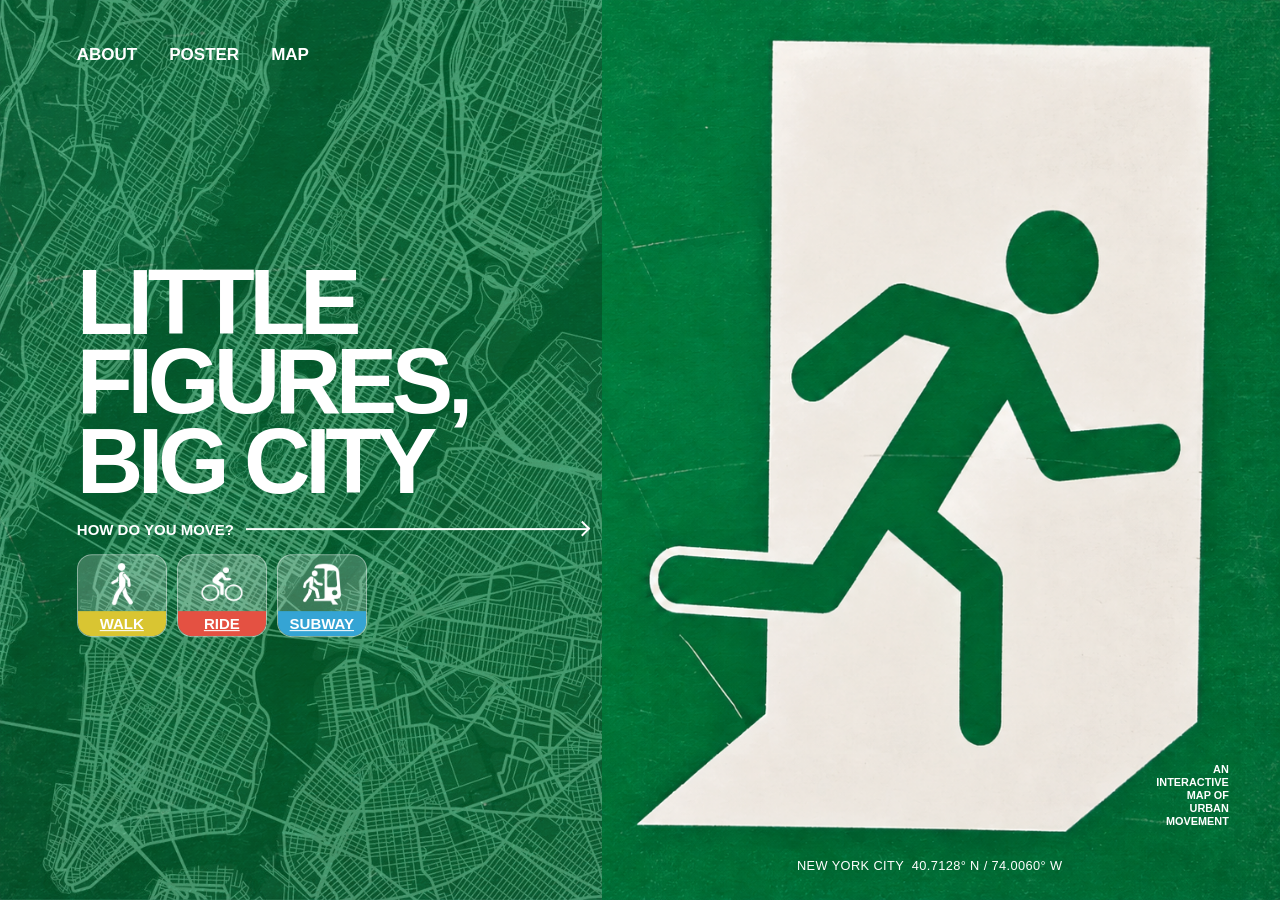
<file: index.html>
<!DOCTYPE html>
<html lang="en">
<head>
  <meta charset="UTF-8">
  <meta name="viewport" content="width=device-width, initial-scale=1">
  <title>Little Figures, Big City</title>
  <link rel="stylesheet" href="style.css">
</head>

<body>
  <main class="page" id="home">

    <img class="runner-photo" src="images/runner.png" alt="">
    <img class="map-overlay" src="images/nyc-map.jpg" alt="">

    <nav class="top-nav">
      <a href="about.html">ABOUT</a>
      <a href="poster.html">POSTER</a>
      <a href="map.html">MAP</a>
    </nav>

    <section class="left-content">
      <h1>LITTLE<br>FIGURES,<br>BIG CITY</h1>

      <div class="prompt">
        <span>HOW DO YOU MOVE?</span>
        <span class="arrow"></span>
      </div>

      <div class="transport-options">
        <a class="transport walk" href="walk.html">
          <img src="images/walk.png" alt="">
          <span>WALK</span>
        </a>

        <a class="transport ride" href="ride.html">
          <img src="images/ride.png" alt="">
          <span>RIDE</span>
        </a>

        <a class="transport subway" href="subway.html">
          <img src="images/subway.png" alt="">
          <span>SUBWAY</span>
        </a>
      </div>
    </section>

    <p class="runner-caption">
      AN<br>
      INTERACTIVE<br>
      MAP OF<br>
      URBAN<br>
      MOVEMENT
    </p>

    <p class="coordinates">
      NEW YORK CITY&nbsp; 40.7128° N / 74.0060° W
    </p>

  </main>
</body>
</html>
</file>
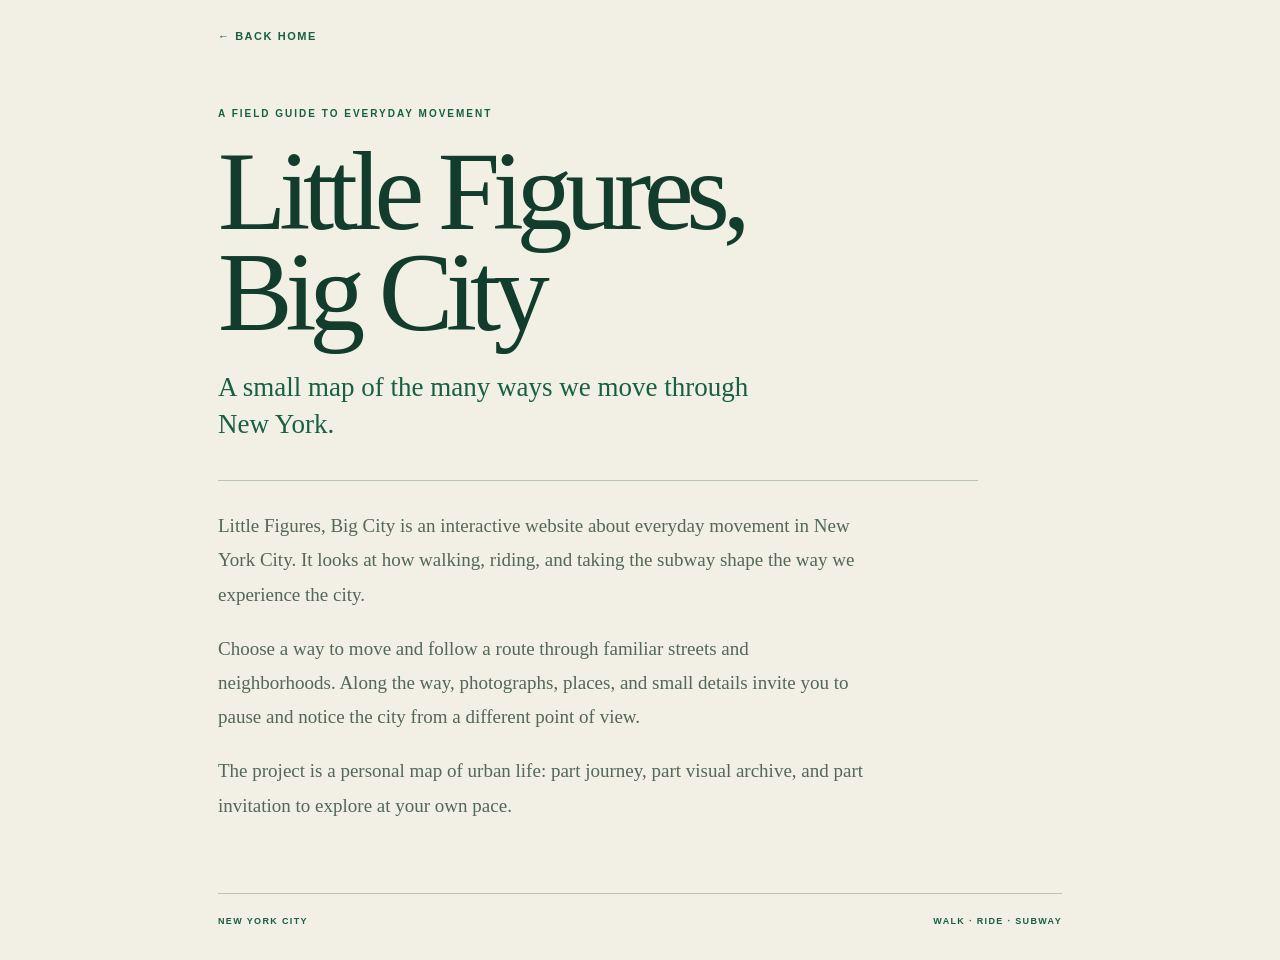
<file: about.html>
<!DOCTYPE html>
<html lang="en">
<head>
  <meta charset="UTF-8">
  <meta name="viewport" content="width=device-width, initial-scale=1">
  <title>ABOUT — Little Figures, Big City</title>
  <link rel="stylesheet" href="about.css">
</head>
<body>
  <main class="about-page">
    <a class="home-link" href="index.html">← BACK HOME</a>

    <header class="page-heading">
      <p class="eyebrow">A FIELD GUIDE TO EVERYDAY MOVEMENT</p>
      <h1>Little Figures,<br>Big City</h1>
      <p class="intro">
        A small map of the many ways we move through New York.
      </p>
    </header>

    <section class="about-copy" aria-label="About this website">
      <p>
        Little Figures, Big City is an interactive website about everyday movement
        in New York City. It looks at how walking, riding, and taking the subway
        shape the way we experience the city.
      </p>

      <p>
        Choose a way to move and follow a route through familiar streets and
        neighborhoods. Along the way, photographs, places, and small details
        invite you to pause and notice the city from a different point of view.
      </p>

      <p>
        The project is a personal map of urban life: part journey, part visual
        archive, and part invitation to explore at your own pace.
      </p>
    </section>

    <footer class="page-footer">
      <span>NEW YORK CITY</span>
      <span>WALK · RIDE · SUBWAY</span>
    </footer>
  </main>
</body>
</html>
</file>
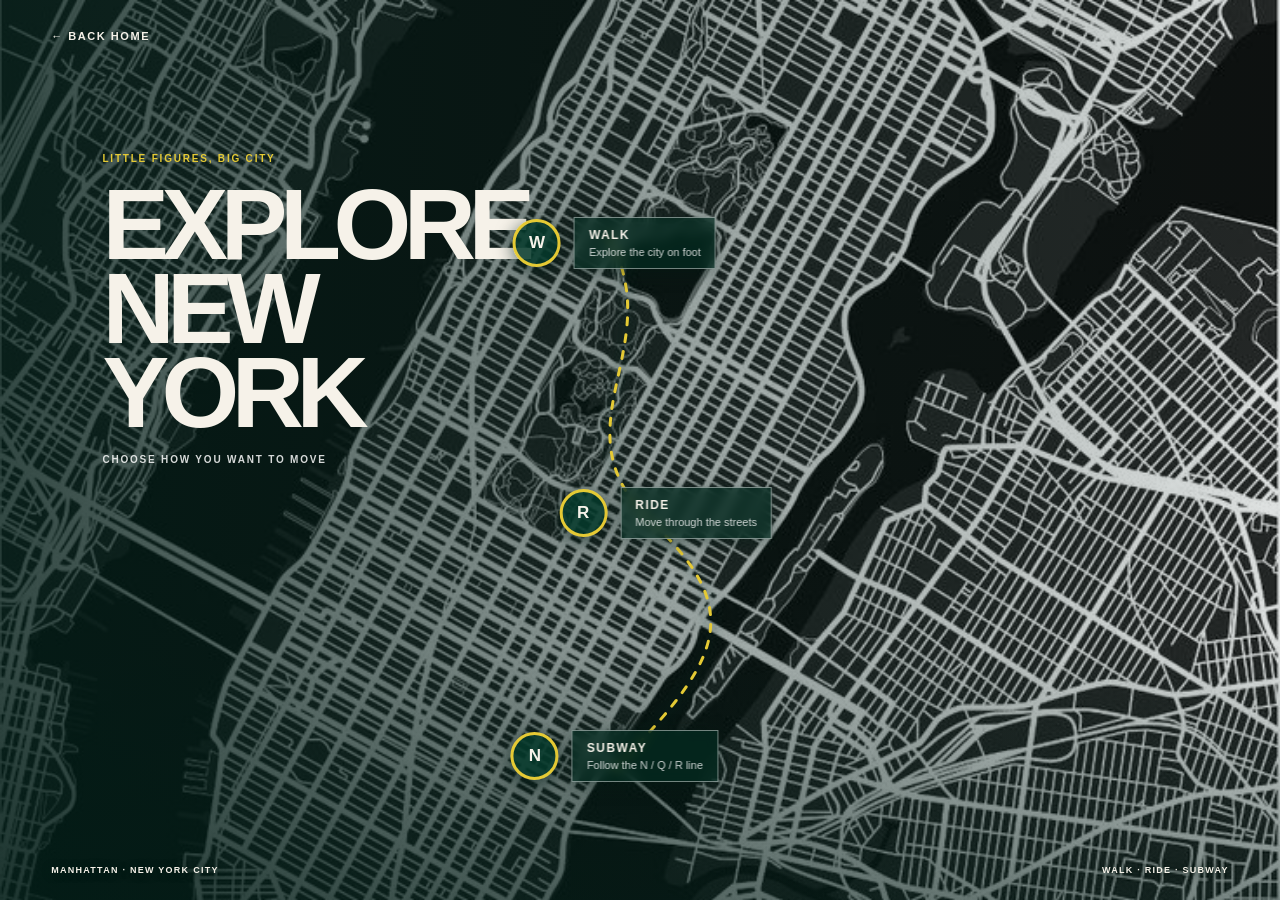
<file: map.html>
<!DOCTYPE html>
<html lang="en">
<head>
  <meta charset="UTF-8">
  <meta name="viewport" content="width=device-width, initial-scale=1">
  <title>MAP — Little Figures, Big City</title>
  <link rel="stylesheet" href="map.css">
</head>
<body>
  <main class="map-page">
    <img class="map-photo" src="images/nyc-map.jpg" alt="Map of New York City">
    <div class="map-shade" aria-hidden="true"></div>

    <a class="back-home" href="index.html">← BACK HOME</a>

    <header class="map-heading">
      <p class="eyebrow">LITTLE FIGURES, BIG CITY</p>
      <h1>EXPLORE<br>NEW YORK</h1>
      <p class="instruction">CHOOSE HOW YOU WANT TO MOVE</p>
    </header>

    <svg class="route-line" viewBox="0 0 1000 800" preserveAspectRatio="none" aria-hidden="true">
      <path d="M 475 210 C 525 310, 430 380, 510 465 S 555 595, 475 690"></path>
    </svg>

    <nav class="map-stops" aria-label="Choose a way to explore">
      <a class="map-stop walk-stop" href="walk.html">
        <span class="stop-dot">W</span>
        <span class="stop-copy">
          <strong>WALK</strong>
          <small>Explore the city on foot</small>
        </span>
      </a>

      <a class="map-stop ride-stop" href="ride.html">
        <span class="stop-dot">R</span>
        <span class="stop-copy">
          <strong>RIDE</strong>
          <small>Move through the streets</small>
        </span>
      </a>

      <a class="map-stop subway-stop" href="subway.html">
        <span class="stop-dot">N</span>
        <span class="stop-copy">
          <strong>SUBWAY</strong>
          <small>Follow the N / Q / R line</small>
        </span>
      </a>
    </nav>

    <footer class="map-footer">
      <span>MANHATTAN · NEW YORK CITY</span>
      <span>WALK · RIDE · SUBWAY</span>
    </footer>
  </main>
</body>
</html>
</file>
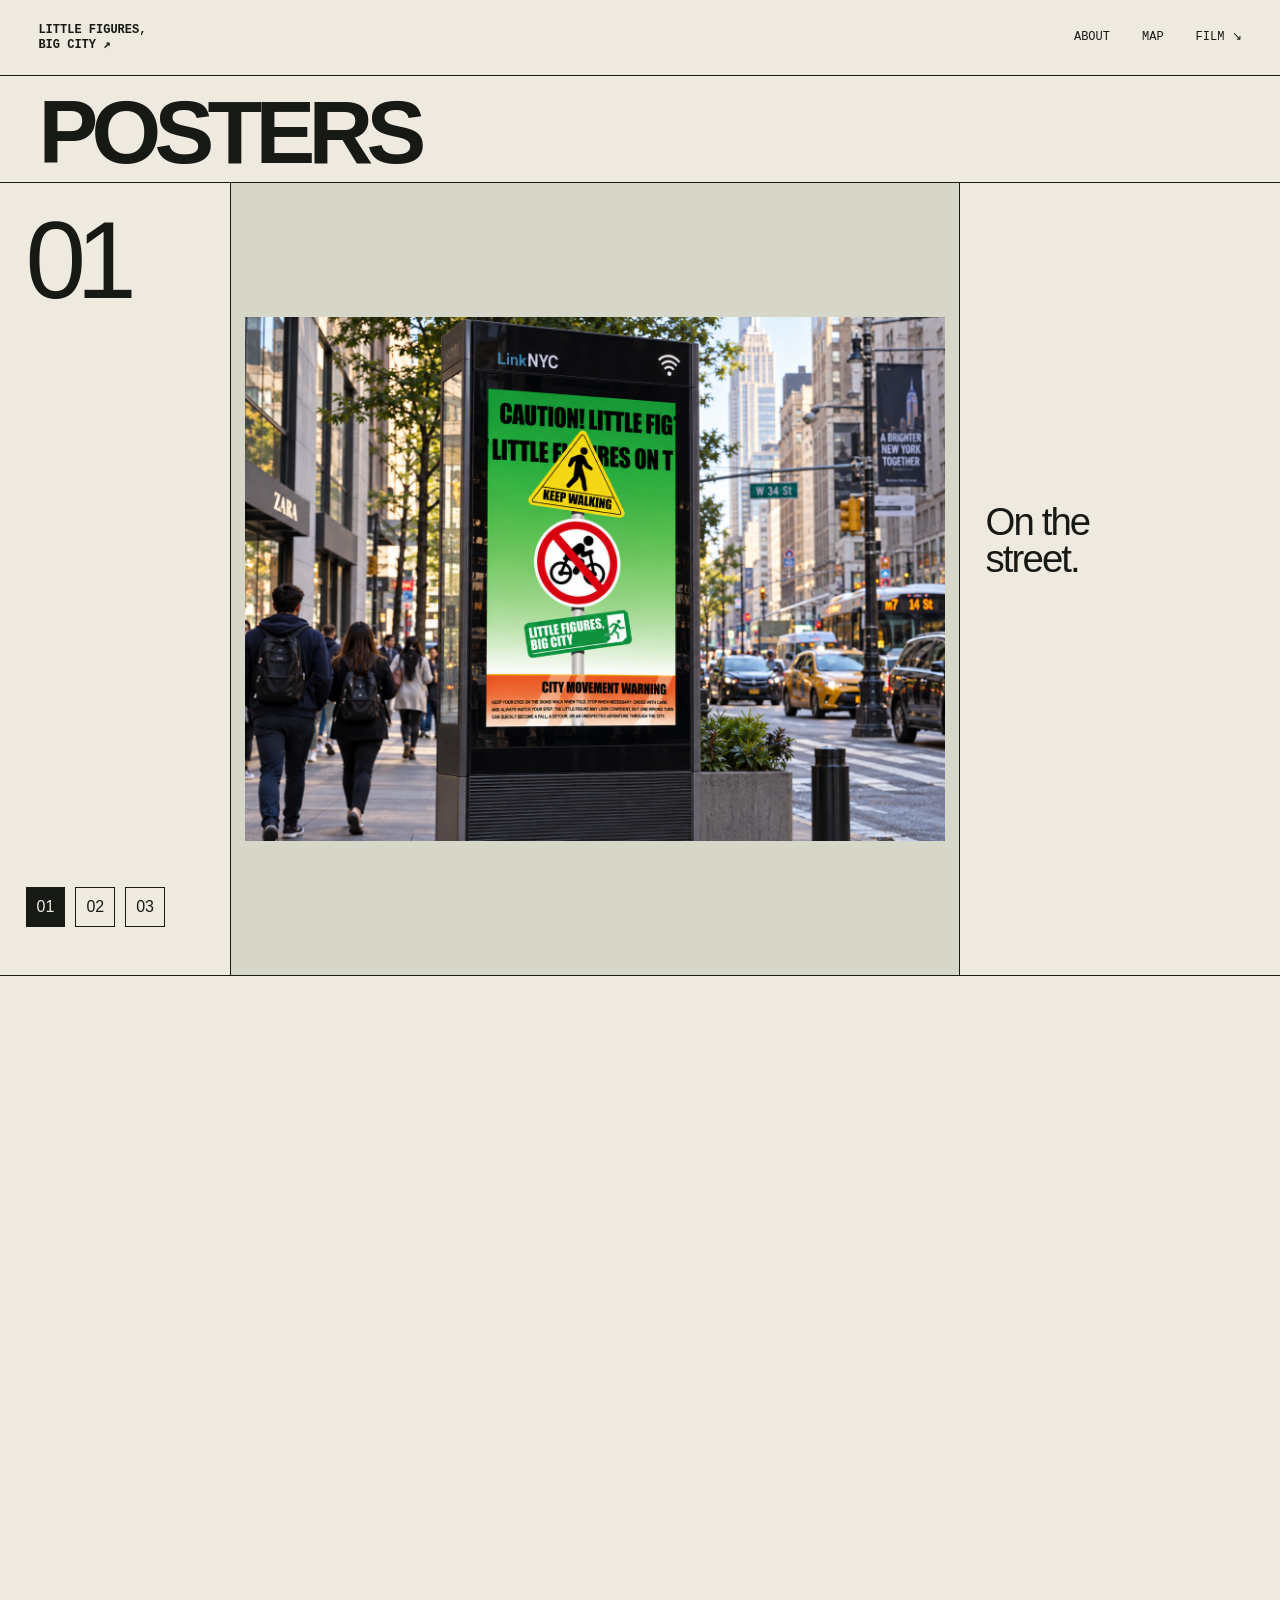
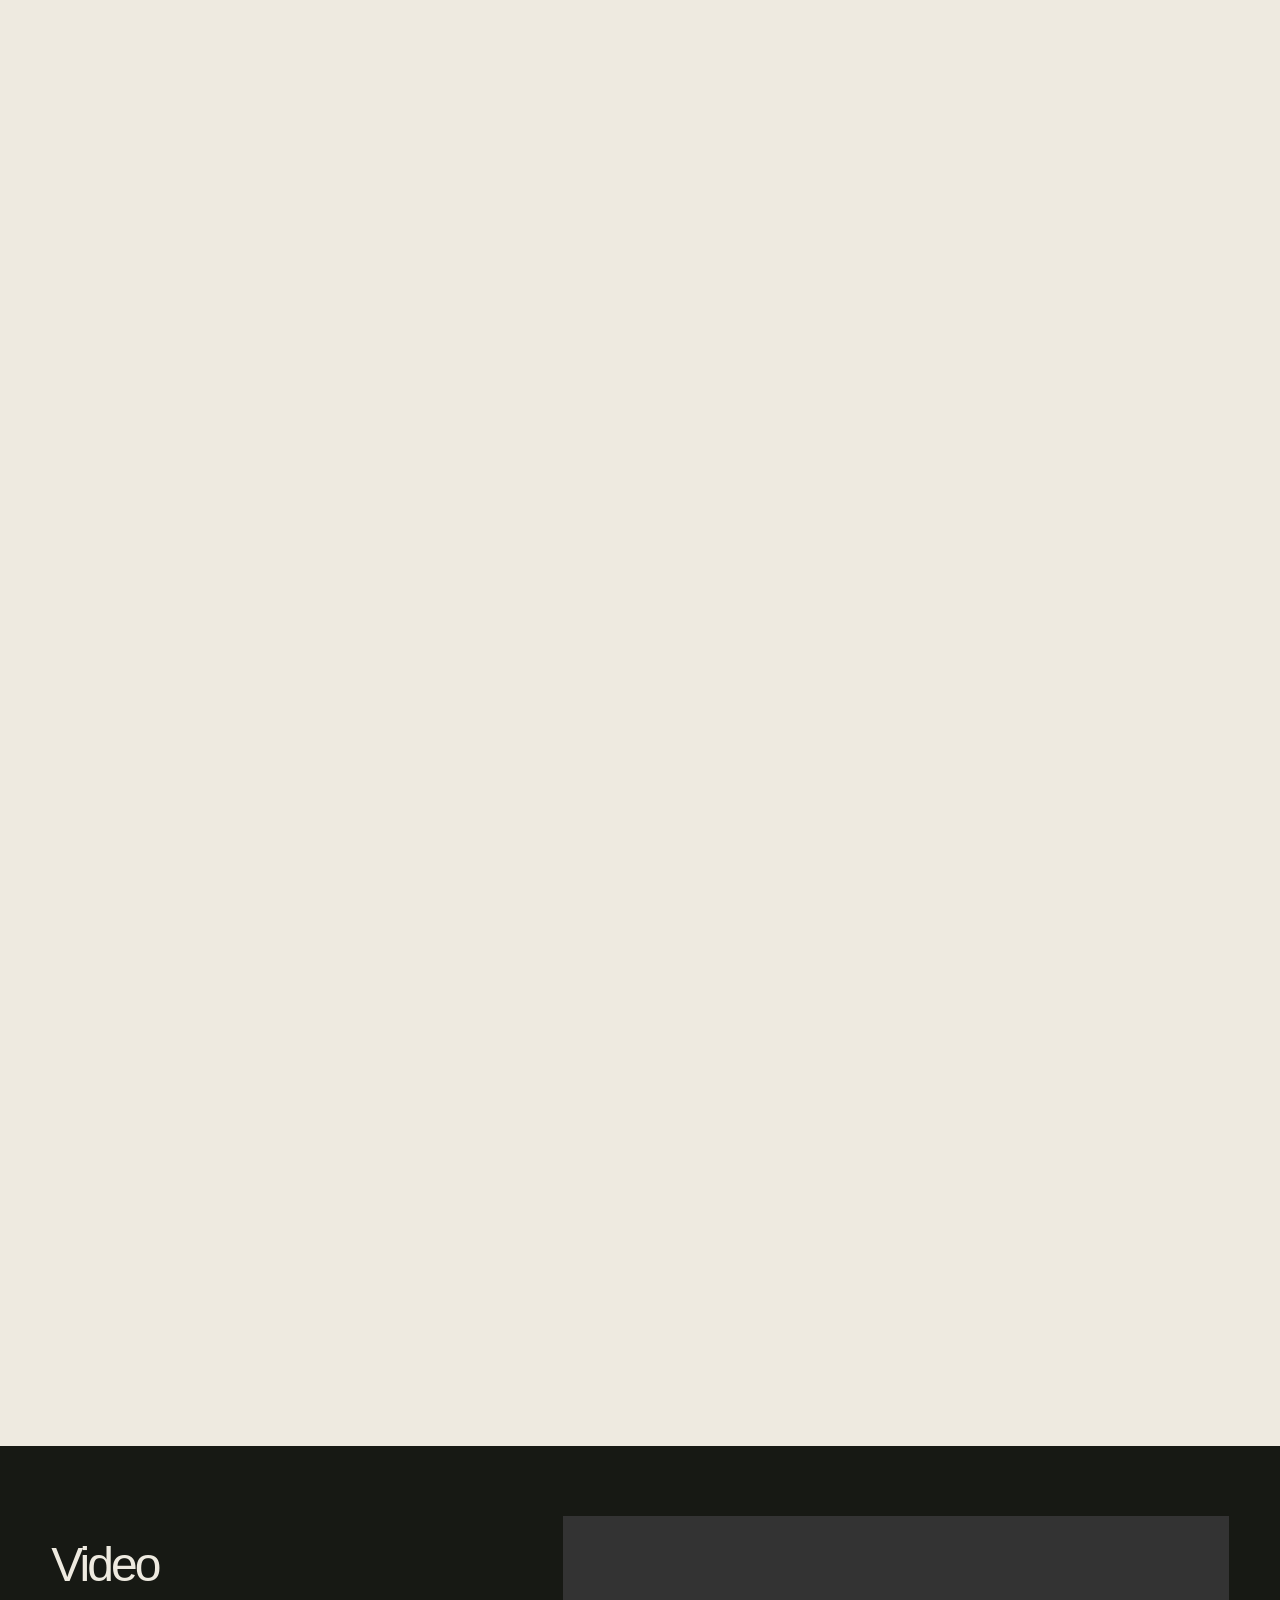
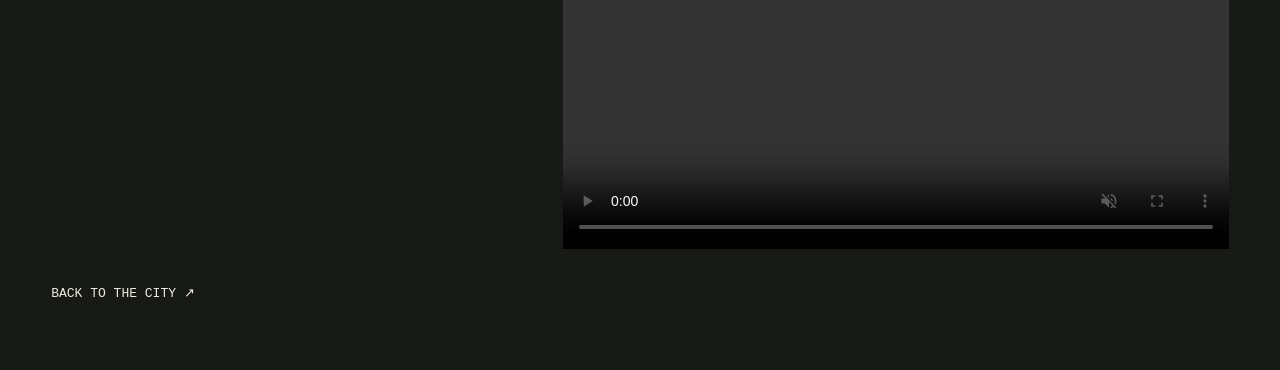
<file: poster.html>
<!doctype html>
<html lang="en"><head><meta charset="utf-8"><meta name="viewport" content="width=device-width, initial-scale=1"><title>Poster — Little Figures, Big City</title><link rel="stylesheet" href="poster.css?v=2"><script src="poster.js?v=2" defer></script></head>
<body>
<header class="masthead"><a href="index.html">LITTLE FIGURES,<br>BIG CITY ↗</a><nav aria-label="Main"><a href="about.html">ABOUT</a><a href="map.html">MAP</a><a href="#film">FILM ↘</a></nav></header>
<main><section class="exhibition" aria-label="Poster collection"><div class="stage">
<div class="heading"><h1>POSTERS<span>↘</span></h1></div>
<div class="gallery">
<aside class="index"><div class="number-window" aria-hidden="true"><div class="number-strip"><span>01</span><span>02</span><span>03</span></div></div><nav class="steps" aria-label="Select poster"><button data-index="0" aria-label="Poster 1: Street" aria-pressed="true">01</button><button data-index="1" aria-label="Poster 2: Stop" aria-pressed="false">02</button><button data-index="2" aria-label="Poster 3: Underground" aria-pressed="false">03</button></nav></aside>
<div class="artwork"><img class="active" src="images/poster1.png" alt="Green city movement poster on a LinkNYC street display"><img src="images/poster2.png" alt="City movement poster displayed at a bus shelter"><img src="images/poster3.png" alt="City movement poster displayed in a subway station"></div>
<aside class="details"><div class="copy-stack"><article class="active"><h2>On the<br>street.</h2></article><article><h2>At the<br>stop.</h2></article><article><h2>Under<br>the city.</h2></article></div></aside>
</div><span class="counter" aria-live="polite" aria-atomic="true">01 / 03 — ON THE STREET</span>
</div></section>
<section class="film" id="film"><div><h2>Video</h2></div><video controls muted loop playsinline preload="metadata"><source src="videos/poster.mp4" type="video/mp4"></video><a href="index.html">BACK TO THE CITY ↗</a></section></main><div class="cursor-orb" aria-hidden="true"></div>
</body></html>
</file>
<file: style.css>
* {
  box-sizing: border-box;
}

html,
body {
  width: 100%;
  height: 100%;
  margin: 0;
  overflow: hidden;
}

body {
  color: #fff;
  font-family: Arial, Helvetica, sans-serif;
}


.page {
  position: fixed;
  inset: 0;
  width: 100vw;
  height: 100vh;
  height: 100dvh;
  overflow: hidden;
  background: transparent;
}

.runner-photo {
  position: absolute;
  inset: 0;
  z-index: 0;
  width: 100%;
  height: 100%;
  object-fit: fill;
  object-position: center;
}


.map-overlay {
  position: absolute;
  top: 0;
  left: 0;
  z-index: 1;
  width: 47%;
  height: 100%;
  object-fit: cover;
  object-position: center;
  opacity: 0.28;
  pointer-events: none;
}

.top-nav {
  position: absolute;
  top: 5%;
  left: 6%;
  right: auto;
  z-index: 3;
  display: flex;
  align-items: center;
  gap: clamp(16px, 2.5vw, 36px);
}

.top-nav a {
  color: #fff;
  font-size: clamp(12px, 1.35vw, 17px);
  font-weight: 800;
  text-decoration: none;
}

.top-nav a:hover {
  text-decoration: underline;
  text-underline-offset: 5px;
}


.left-content {
  position: absolute;
  top: 50%;
  left: 6%;
  z-index: 2;
  width: 40%;
  transform: translateY(-50%);
}

.left-content h1 {
  margin: 0 0 20px;
  font-size: clamp(48px, 7.2vw, 102px);
  font-weight: 900;
  line-height: 0.86;
  letter-spacing: -0.06em;
}


.prompt {
  display: flex;
  align-items: center;
  gap: 12px;
  margin-bottom: 16px;
  font-size: clamp(10px, 1.2vw, 15px);
  font-weight: 800;
  white-space: nowrap;
}

.arrow {
  position: relative;
  flex: 1;
  height: 2px;
  background: #fff;
}

.arrow::after {
  position: absolute;
  top: -5px;
  right: 1px;
  width: 9px;
  height: 9px;
  border-top: 2px solid #fff;
  border-right: 2px solid #fff;
  content: "";
  transform: rotate(45deg);
}

.transport-options {
  display: flex;
  gap: 10px;
}

.transport {
  width: clamp(64px, 10vw, 90px);
  padding: 7px 0 0;
  overflow: hidden;
  border: 1px solid rgba(255, 255, 255, 0.4);
  border-radius: 15px;
  background: rgba(255, 255, 255, 0.22);
  color: #fff;
  cursor: pointer;
  transition: transform 0.2s, background 0.2s;
}

.transport:hover {
  transform: translateY(-3px);
  background: rgba(255, 255, 255, 0.4);
}

.transport img {
  display: block;
  width: 44px;
  height: 44px;
  margin: 0 auto 5px;
  object-fit: contain;
}

.transport span {
  display: block;
  padding: 4px 2px;
  font-size: clamp(10px, 1.25vw, 15px);
  font-weight: 900;
  text-align: center;
}

.walk span {
  background: #d9c532;
}

.ride span {
  background: #e45142;
}

.subway span {
  background: #35a4d4;
}


.runner-caption {
  position: absolute;
  right: 4%;
  bottom: 8%;
  z-index: 2;
  margin: 0;
  font-size: clamp(8px, 0.85vw, 11px);
  font-weight: 800;
  line-height: 1.2;
  text-align: right;
}

.coordinates {
  position: absolute;
  right: 17%;
  bottom: 3%;
  z-index: 2;
  margin: 0;
  font-size: clamp(9px, 1vw, 14px);
  letter-spacing: 0.03em;
  white-space: nowrap;
}


@media (max-width: 650px) {
  .runner-photo {
    object-fit: cover;
    object-position: 58% center;
  }

  .map-overlay {
    width: 55%;
  }

  .top-nav {
    top: 18px;
    left: 6%;
    right: auto;
    gap: 14px;
  }

  .top-nav a {
    font-size: 11px;
  }

  .left-content {
    top: 43%;
    left: 6%;
    width: 78%;
  }

  .left-content h1 {
    font-size: clamp(48px, 14vw, 76px);
  }

  .transport {
    width: 74px;
  }

  .runner-caption {
    right: 4%;
    bottom: 8%;
    font-size: 8px;
  }

  .coordinates {
    right: 4%;
    bottom: 3%;
    font-size: 8px;
  }
  .transport {
  display: block;
  color: white;
  text-align: center;
  text-decoration: none;
}
}
</file>
<file: about.css>
:root {
  --paper: #f2efe4;
  --ink: #123d2d;
  --green: #176044;
  --muted: #53675a;
  --line: #b9c4b6;
}

* {
  box-sizing: border-box;
}

html,
body {
  min-height: 100%;
  margin: 0;
}

body {
  color: var(--ink);
  background: var(--paper);
  font-family: Georgia, "Times New Roman", serif;
}

.about-page {
  position: relative;
  display: flex;
  flex-direction: column;
  width: min(100%, 1100px);
  min-height: 100svh;
  margin: 0 auto;
  padding: clamp(90px, 12vh, 140px) clamp(25px, 10vw, 130px) 34px;
}

.home-link {
  position: absolute;
  top: 30px;
  left: clamp(25px, 10vw, 130px);
  color: var(--green);
  font-family: Arial, Helvetica, sans-serif;
  font-size: 11px;
  font-weight: 800;
  letter-spacing: 0.14em;
  text-decoration: none;
}

.home-link:hover {
  text-decoration: underline;
  text-underline-offset: 5px;
}

.page-heading {
  max-width: 760px;
  padding-bottom: 36px;
  border-bottom: 1px solid var(--line);
}

.eyebrow {
  margin: 0 0 22px;
  color: var(--green);
  font-family: Arial, Helvetica, sans-serif;
  font-size: 10px;
  font-weight: 800;
  letter-spacing: 0.2em;
}

h1 {
  margin: 0;
  font-size: clamp(56px, 10vw, 112px);
  font-weight: 400;
  line-height: 0.9;
  letter-spacing: -0.065em;
}

.intro {
  max-width: 540px;
  margin: 26px 0 0;
  color: var(--green);
  font-size: clamp(19px, 2.5vw, 27px);
  line-height: 1.4;
}

.about-copy {
  max-width: 650px;
  padding: 28px 0 50px;
}

.about-copy p {
  margin: 0 0 20px;
  color: var(--muted);
  font-size: clamp(16px, 1.7vw, 19px);
  line-height: 1.8;
}

.page-footer {
  display: flex;
  justify-content: space-between;
  gap: 16px;
  margin-top: auto;
  padding-top: 22px;
  border-top: 1px solid var(--line);
  color: var(--green);
  font-family: Arial, Helvetica, sans-serif;
  font-size: 9px;
  font-weight: 800;
  letter-spacing: 0.15em;
}

@media (max-width: 600px) {
  .about-page {
    padding-top: 100px;
  }

  .home-link {
    top: 25px;
  }

  .page-footer {
    flex-direction: column;
  }
}
</file>
<file: map.css>
:root {
  --cream: #f6f2e9;
  --yellow: #e5ca34;
  --green: #07513a;
}

* {
  box-sizing: border-box;
}

html,
body {
  width: 100%;
  min-height: 100%;
  margin: 0;
}

body {
  background: #092d25;
  color: var(--cream);
  font-family: Arial, Helvetica, sans-serif;
}

a {
  color: inherit;
}

.map-page {
  position: relative;
  isolation: isolate;
  width: 100%;
  min-height: 100svh;
  overflow: hidden;
  background: #174b3c;
}

.map-photo {
  position: absolute;
  z-index: -2;
  inset: 0;
  width: 100%;
  height: 100%;
  object-fit: cover;
  object-position: center;
}

.map-shade {
  position: absolute;
  z-index: -1;
  inset: 0;
  background:
    linear-gradient(
      90deg,
      rgba(2, 29, 23, 0.8),
      rgba(2, 29, 23, 0.38) 56%,
      rgba(2, 29, 23, 0.12)
    ),
    linear-gradient(
      0deg,
      rgba(2, 29, 23, 0.45),
      transparent 28%
    );
}

.back-home {
  position: absolute;
  top: 30px;
  left: clamp(22px, 4vw, 58px);
  z-index: 3;
  font-size: 11px;
  font-weight: 800;
  letter-spacing: 0.14em;
  text-decoration: none;
}

.back-home:hover {
  text-decoration: underline;
  text-underline-offset: 5px;
}

.map-heading {
  position: absolute;
  z-index: 2;
  top: clamp(100px, 17vh, 170px);
  left: clamp(22px, 8vw, 120px);
  max-width: 440px;
}

.eyebrow,
.instruction {
  margin: 0;
  font-size: 10px;
  font-weight: 800;
  letter-spacing: 0.18em;
}

.eyebrow {
  color: var(--yellow);
}

.map-heading h1 {
  margin: 18px 0 20px;
  font-size: clamp(54px, 8vw, 100px);
  line-height: 0.84;
  letter-spacing: -0.075em;
}

.instruction {
  color: #ffffffd6;
}

.route-line {
  position: absolute;
  inset: 0;
  width: 100%;
  height: 100%;
  pointer-events: none;
}

.route-line path {
  fill: none;
  stroke: var(--yellow);
  stroke-width: 3;
  stroke-dasharray: 7 10;
  stroke-linecap: round;
  vector-effect: non-scaling-stroke;
  filter: drop-shadow(0 1px 5px #00291f);
}

.map-stops {
  position: absolute;
  inset: 0;
}

.map-stop {
  position: absolute;
  z-index: 2;
  display: flex;
  align-items: center;
  gap: 13px;
  text-decoration: none;
  transform: translate(-50%, -50%);
}

.walk-stop {
  top: 27%;
  left: 48%;
}

.ride-stop {
  top: 57%;
  left: 52%;
}

.subway-stop {
  top: 84%;
  left: 48%;
}

.stop-dot {
  display: grid;
  place-items: center;
  width: 48px;
  height: 48px;
  flex: 0 0 48px;
  border: 3px solid var(--yellow);
  border-radius: 50%;
  background: rgba(4, 56, 42, 0.86);
  color: var(--cream);
  font-size: 17px;
  font-weight: 900;
  box-shadow: 0 4px 18px #001c15a8;
  transition: transform 0.2s, background 0.2s;
}

.stop-copy {
  display: grid;
  gap: 4px;
  padding: 10px 14px;
  border: 1px solid #ffffff70;
  background: rgba(4, 43, 33, 0.72);
  backdrop-filter: blur(6px);
  box-shadow: 0 4px 18px #001c1566;
  white-space: nowrap;
}

.stop-copy strong {
  font-size: 12px;
  letter-spacing: 0.12em;
}

.stop-copy small {
  color: #ffffffcc;
  font-size: 11px;
}

.map-stop:hover .stop-dot,
.map-stop:focus-visible .stop-dot {
  transform: scale(1.12);
  background: var(--green);
}

.map-stop:focus-visible {
  outline: 2px solid white;
  outline-offset: 6px;
}

.map-footer {
  position: absolute;
  right: clamp(22px, 4vw, 58px);
  bottom: 25px;
  left: clamp(22px, 4vw, 58px);
  display: flex;
  justify-content: space-between;
  gap: 16px;
  font-size: 9px;
  font-weight: 800;
  letter-spacing: 0.14em;
  text-shadow: 0 1px 8px #001c15;
}

@media (max-width: 650px) {
  .map-photo {
    object-position: 58% center;
  }

  .map-shade {
    background:
      linear-gradient(
        90deg,
        rgba(2, 29, 23, 0.76),
        rgba(2, 29, 23, 0.16)
      ),
      linear-gradient(
        0deg,
        rgba(2, 29, 23, 0.52),
        transparent 40%
      );
  }

  .map-heading {
    top: 100px;
    left: 22px;
  }

  .map-heading h1 {
    font-size: clamp(50px, 15vw, 78px);
  }

  .walk-stop {
    top: 45%;
    left: 45%;
  }

  .ride-stop {
    top: 64%;
    left: 53%;
  }

  .subway-stop {
    top: 82%;
    left: 44%;
  }

  .stop-dot {
    width: 42px;
    height: 42px;
    flex-basis: 42px;
  }

  .stop-copy {
    padding: 8px 10px;
  }

  .stop-copy small {
    font-size: 9px;
  }

  .map-footer {
    flex-direction: column;
    font-size: 8px;
  }
}

@media (prefers-reduced-motion: reduce) {
  *,
  *::before,
  *::after {
    transition-duration: 0.01ms !important;
  }
}
</file>
<file: poster.css>
*{box-sizing:border-box}html{scroll-behavior:smooth}body{margin:0;background:#eeeae0;color:#171914;font-family:Arial,Helvetica,sans-serif}a{color:inherit;text-decoration:none}button{font:inherit;color:inherit}a:focus-visible,button:focus-visible{outline:3px solid #e95722;outline-offset:5px}.masthead{height:76px;padding:18px 3vw;display:flex;justify-content:space-between;align-items:center;border-bottom:1px solid #171914;font:12px/1.25 monospace}.masthead>a{font-weight:bold}.masthead nav{display:flex;gap:32px}.masthead nav a:hover{color:#bf451a}.exhibition{height:330vh}.stage{position:sticky;top:0;height:100svh;display:flex;flex-direction:column}.heading{padding:18px 3vw 12px;display:flex;align-items:end;justify-content:space-between;border-bottom:1px solid #171914}.heading p{font:11px/1.4 monospace;margin:0 0 10px;max-width:160px}.heading h1{font-size:clamp(60px,9vw,150px);line-height:.85;letter-spacing:-.075em;margin:0;font-weight:900}.heading h1 span{color:#e95722;margin-left:24px;font-size:.6em}.gallery{display:grid;grid-template-columns:18% 57% 25%;flex:1;min-height:0;border-bottom:1px solid #171914}.index{padding:24px 2vw;display:flex;flex-direction:column}.number-window{height:clamp(70px,8.5vw,145px);overflow:hidden}.number-strip{transition:transform .65s cubic-bezier(.22,1,.36,1)}.number-strip span{display:block;height:clamp(70px,8.5vw,145px);font-size:clamp(70px,8.5vw,145px);line-height:1;letter-spacing:-.09em}.edition,.scroll-note,.category,.image-link,.bottomline,.film>div>p{font:11px/1.5 monospace}.edition{margin-top:30px}.steps{display:flex;gap:10px;margin-top:auto;margin-bottom:24px}.steps button{border:1px solid #171914;background:transparent;padding:10px;cursor:pointer}.steps button[aria-pressed=true]{background:#171914;color:#eeeae0}.steps button:hover{background:#e95722;color:#171914}.artwork{position:relative;border-inline:1px solid #171914;background:#d6d7c9;overflow:hidden}.artwork img{position:absolute;width:100%;height:100%;object-fit:contain;padding:14px;opacity:0;transform:translateY(7%) scale(1.025);transition:opacity .6s,transform .85s cubic-bezier(.22,1,.36,1)}.artwork img.active{opacity:1;transform:translateY(0) scale(1)}.details{padding:24px 2vw;display:flex;flex-direction:column}.category{margin:0}.copy-stack{position:relative;margin-top:auto;min-height:250px}.copy-stack article{position:absolute;inset:0;opacity:0;transform:translateY(18px);transition:opacity .45s,transform .6s;pointer-events:none}.copy-stack article.active{opacity:1;transform:none}.copy-stack h2{font-size:clamp(30px,3.5vw,62px);line-height:.95;letter-spacing:-.05em;margin:0 0 24px}.copy-stack p{font-size:14px;line-height:1.6;max-width:28ch;margin:0}.image-link{margin-top:24px;padding-top:12px;border-top:1px solid}.image-link:hover{color:#bf451a}.bottomline{display:flex;justify-content:space-between;padding:14px 2vw}.progress{height:3px;background:#e95722;transform:scaleX(var(--progress,0));transform-origin:left}.film{background:#171914;color:#eeeae0;padding:70px 4vw;display:grid;grid-template-columns:1fr 1.4fr;gap:36px}.film h2{font-size:clamp(48px,6vw,100px);letter-spacing:-.06em;line-height:.95;margin:26px 0}.film video{width:100%;max-height:70vh}.film>a{font:13px monospace}.cursor-orb{position:fixed;left:0;top:0;width:32px;height:32px;border-radius:50%;background:#ff641c;mix-blend-mode:difference;pointer-events:none;z-index:100;opacity:0;transition:width .2s,height .2s}.cursor-orb.over-link{width:52px;height:52px}@media(hover:none){.cursor-orb{display:none}}@media(max-width:700px){.masthead{height:65px}.masthead nav{gap:16px}.heading{padding:16px 4vw}.heading p{font-size:9px;max-width:110px}.heading h1{font-size:15vw}.heading h1 span{margin-left:8px}.gallery{grid-template-columns:18% 82%;grid-template-rows:minmax(0,1fr) 190px}.index{grid-row:1/3;padding:16px 8px}.number-strip span{font-size:54px;letter-spacing:-.08em}.edition{font-size:9px;overflow-wrap:anywhere}.steps{flex-direction:column;gap:6px}.steps button{padding:8px 3px}.scroll-note{font-size:9px}.artwork{border-right:0}.details{grid-column:2;border-top:1px solid;padding:14px 18px}.category{font-size:9px}.copy-stack{min-height:108px;margin-top:10px}.copy-stack h2{font-size:28px;margin:0 0 8px}.copy-stack h2 br{display:none}.copy-stack p{font-size:12px;line-height:1.35;max-width:44ch}.image-link{margin-top:4px;padding-top:6px;font-size:9px}.bottomline{font-size:8px}.film{grid-template-columns:1fr;padding:48px 6vw}.film h2{margin:12px 0}}@media(prefers-reduced-motion:reduce){html{scroll-behavior:auto}*,*::before,*::after{transition:none!important}.cursor-orb{display:none}}

/* A simpler student portfolio: fewer labels, more room for the work. */
.heading{justify-content:flex-start}.heading h1{font-size:clamp(60px,7vw,112px)}.heading h1 span{display:none}.details{justify-content:center}.copy-stack{margin-top:0;min-height:150px}.copy-stack h2{font-size:clamp(28px,3vw,48px);font-weight:500}.counter{position:absolute;width:1px;height:1px;overflow:hidden;clip-path:inset(50%)}.film h2{font-size:48px;font-weight:500}
@media(max-width:700px){.heading h1{font-size:15vw}.gallery{grid-template-rows:minmax(0,1fr) 110px}.copy-stack{min-height:50px}.copy-stack h2{font-size:28px}.details{padding:16px 18px}}
</file>
